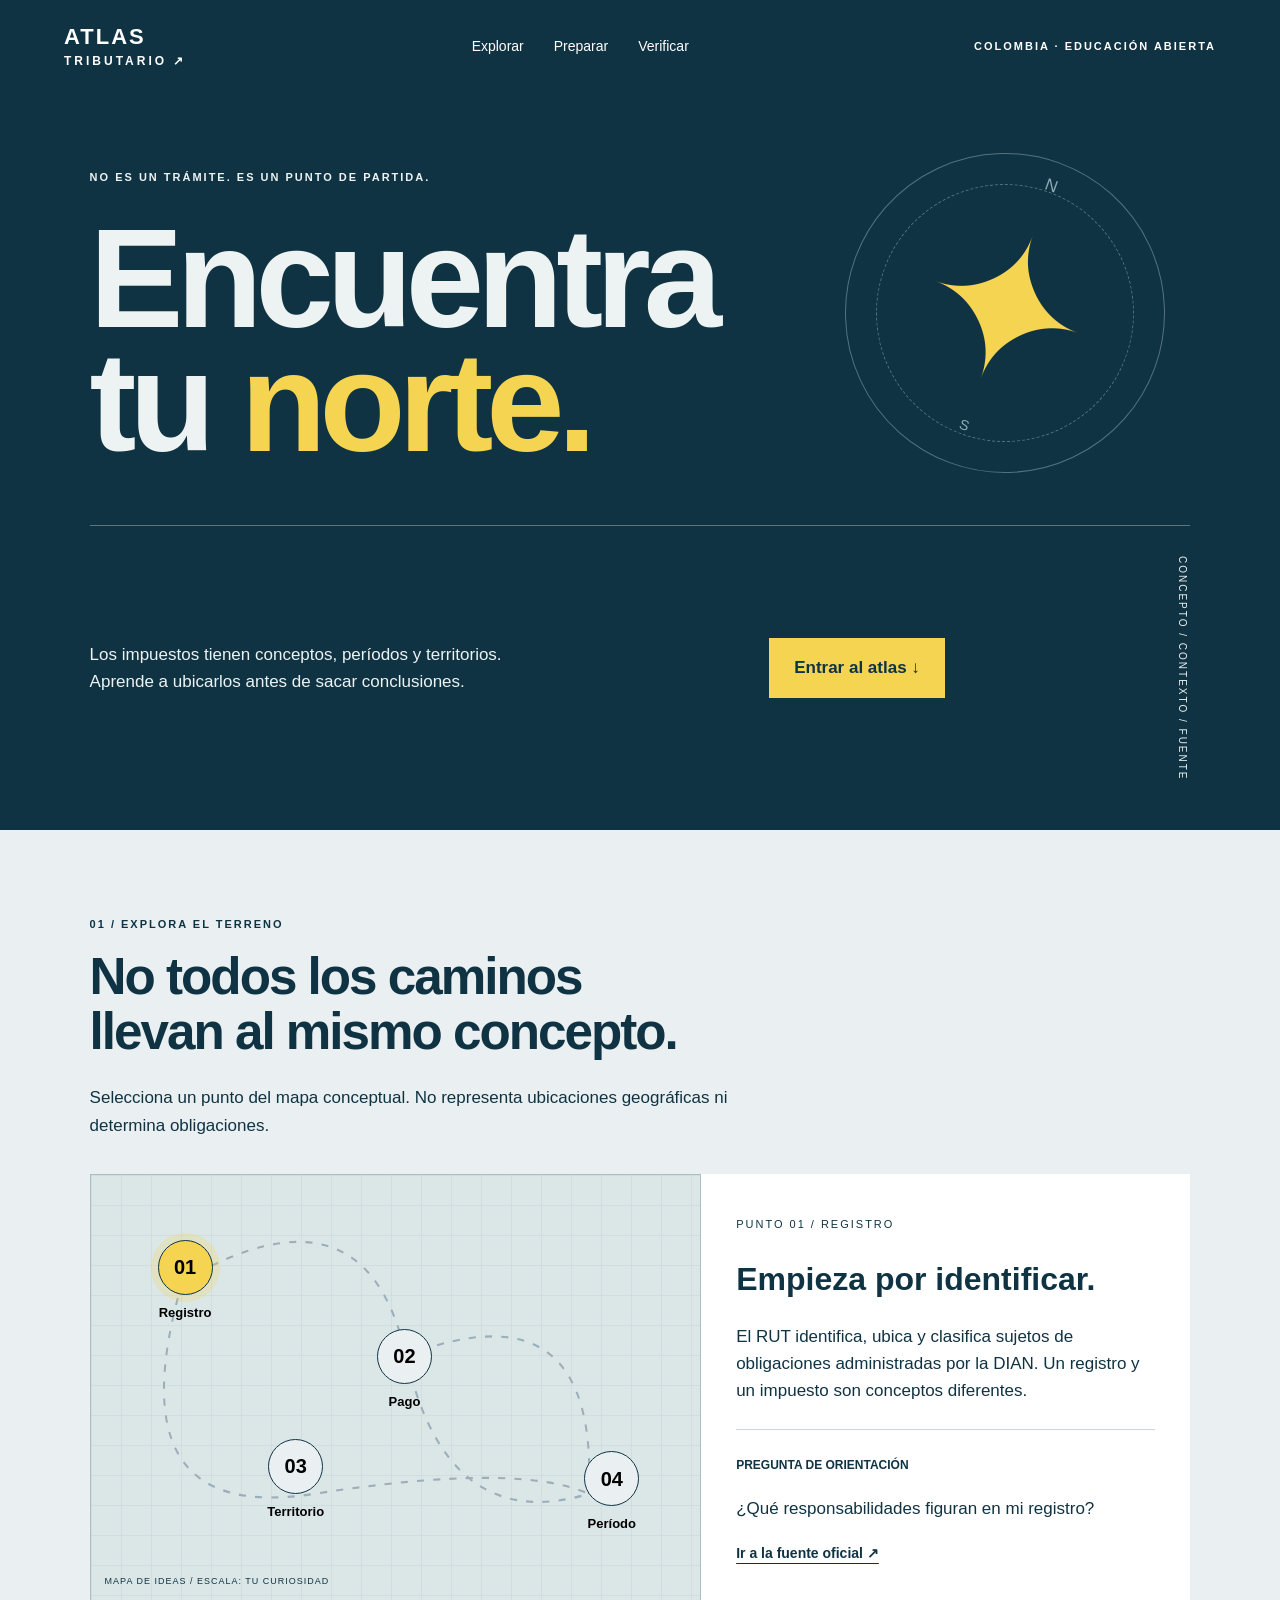
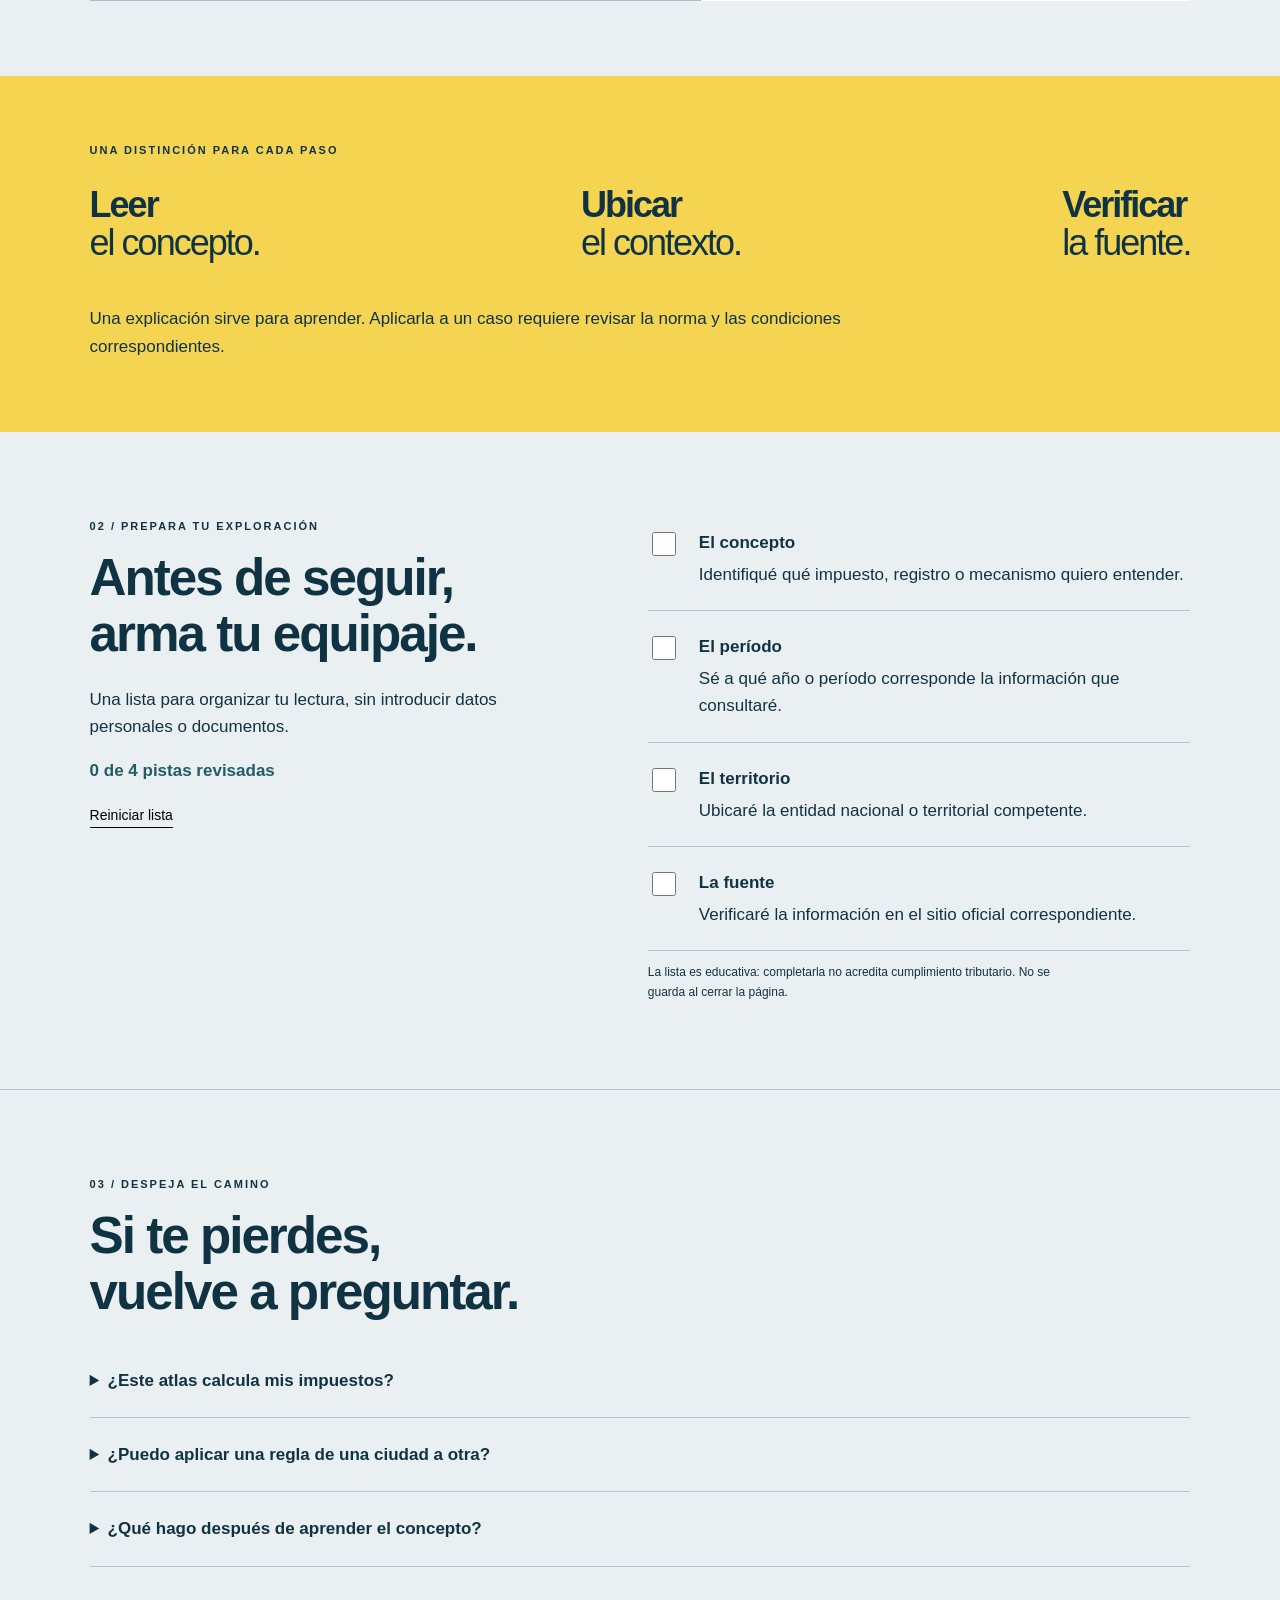
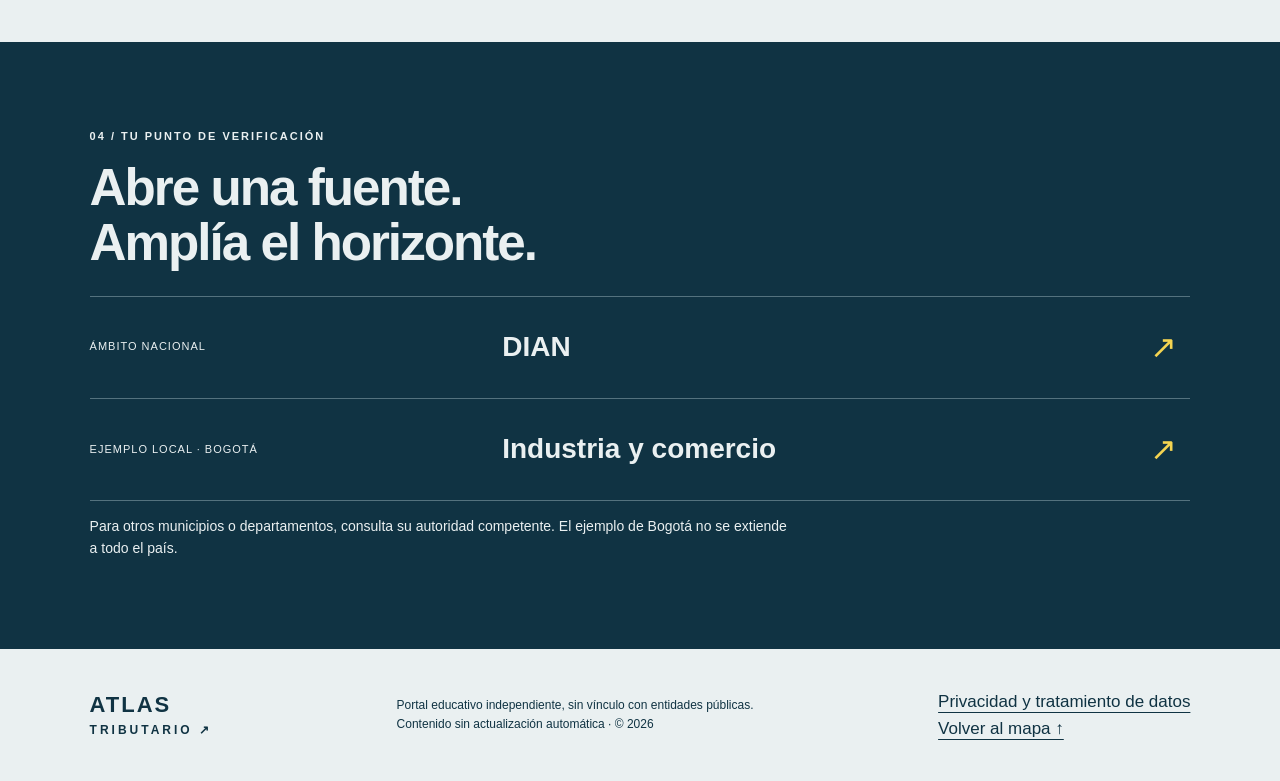
<file: index.html>
<!doctype html><html lang="es"><head><meta charset="utf-8"><meta name="viewport" content="width=device-width,initial-scale=1"><title>Atlas Tributario — Encuentra tu norte</title><meta name="description" content="Explora conceptos de impuestos de Colombia con un atlas educativo interactivo."><link rel="stylesheet" href="estilos.css"><link rel="icon" href="favicon.svg"><script defer src="script.js"></script></head><body><a class="skip" href="#mapa">Saltar al mapa</a><header><a class="brand" href="index.html">ATLAS<span>TRIBUTARIO ↗</span></a><nav><a href="#mapa">Explorar</a><a href="#equipaje">Preparar</a><a href="#fuentes">Verificar</a></nav><span class="country">COLOMBIA · EDUCACIÓN ABIERTA</span></header><main><section class="hero"><p class="eyebrow">NO ES UN TRÁMITE. ES UN PUNTO DE PARTIDA.</p><h1>Encuentra<br>tu <span>norte.</span></h1><div class="hero-bottom"><p>Los impuestos tienen conceptos, períodos y territorios. Aprende a ubicarlos antes de sacar conclusiones.</p><a href="#mapa" class="button">Entrar al atlas ↓</a><span class="coordinate">CONCEPTO / CONTEXTO / FUENTE</span></div><div class="compass" aria-hidden="true"><div> N </div><span>✦</span><small>S</small></div></section><section id="mapa" class="explorer"><div class="heading"><p class="eyebrow">01 / EXPLORA EL TERRENO</p><h2>No todos los caminos<br>llevan al mismo concepto.</h2><p>Selecciona un punto del mapa conceptual. No representa ubicaciones geográficas ni determina obligaciones.</p></div><div class="map-layout"><div class="map" role="group" aria-label="Puntos del mapa conceptual"><svg viewBox="0 0 600 400" preserveAspectRatio="none" aria-hidden="true"><path d="M90 100 Q270 0 310 170 T490 300 M90 100 Q20 330 220 300 T490 300 M310 170 Q500 100 490 300" fill="none" stroke="#9bafba" stroke-width="2" stroke-dasharray="7 9"/></svg><button class="point p0 active" data-point="0" aria-pressed="true"><b>01</b> Registro</button><button class="point p1" data-point="1" aria-pressed="false"><b>02</b> Pago</button><button class="point p2" data-point="2" aria-pressed="false"><b>03</b> Territorio</button><button class="point p3" data-point="3" aria-pressed="false"><b>04</b> Período</button><span class="map-caption">MAPA DE IDEAS / ESCALA: TU CURIOSIDAD</span></div><article class="field-note" aria-live="polite"><span id="topic-label">PUNTO 01 / REGISTRO</span><h3 id="topic-title">Empieza por identificar.</h3><p id="topic-copy">El RUT identifica, ubica y clasifica sujetos de obligaciones administradas por la DIAN. Un registro y un impuesto son conceptos diferentes.</p><div><strong>Pregunta de orientación</strong><p id="topic-question">¿Qué responsabilidades figuran en mi registro?</p></div><a id="topic-source" href="https://www.dian.gov.co/tramitesservicios/tramites-y-servicios/tributarios/Paginas/RUT.aspx" target="_blank" rel="noopener noreferrer">Ir a la fuente oficial ↗</a></article></div></section><section class="distances"><p class="eyebrow">UNA DISTINCIÓN PARA CADA PASO</p><div><h2>Leer<br><span>el concepto.</span></h2><h2>Ubicar<br><span>el contexto.</span></h2><h2>Verificar<br><span>la fuente.</span></h2></div><p>Una explicación sirve para aprender. Aplicarla a un caso requiere revisar la norma y las condiciones correspondientes.</p></section><section id="equipaje" class="packing"><div><p class="eyebrow">02 / PREPARA TU EXPLORACIÓN</p><h2>Antes de seguir,<br>arma tu equipaje.</h2><p>Una lista para organizar tu lectura, sin introducir datos personales o documentos.</p><p class="progress" id="progress" role="status">0 de 4 pistas revisadas</p><button id="reset" class="reset">Reiniciar lista</button></div><div class="checklist"><label><input type="checkbox"><span><b>El concepto</b>Identifiqué qué impuesto, registro o mecanismo quiero entender.</span></label><label><input type="checkbox"><span><b>El período</b>Sé a qué año o período corresponde la información que consultaré.</span></label><label><input type="checkbox"><span><b>El territorio</b>Ubicaré la entidad nacional o territorial competente.</span></label><label><input type="checkbox"><span><b>La fuente</b>Verificaré la información en el sitio oficial correspondiente.</span></label><p class="small">La lista es educativa: completarla no acredita cumplimiento tributario. No se guarda al cerrar la página.</p></div></section><section class="questions"><p class="eyebrow">03 / DESPEJA EL CAMINO</p><h2>Si te pierdes,<br>vuelve a preguntar.</h2><details><summary>¿Este atlas calcula mis impuestos?</summary><p>No. Explica conceptos y propone preguntas de orientación. No presenta declaraciones ni recibe pagos.</p></details><details><summary>¿Puedo aplicar una regla de una ciudad a otra?</summary><p>No la asumas aplicable: verifica la jurisdicción y las reglas de la autoridad competente. Las referencias locales del atlas están identificadas como ejemplos.</p></details><details><summary>¿Qué hago después de aprender el concepto?</summary><p>Consulta la norma, el período y las condiciones de tu caso en las fuentes oficiales. Para orientación individual, acude a un profesional competente.</p></details></section><section id="fuentes" class="sources"><p class="eyebrow">04 / TU PUNTO DE VERIFICACIÓN</p><h2>Abre una fuente.<br>Amplía el horizonte.</h2><a href="https://www.dian.gov.co/" target="_blank" rel="noopener noreferrer"><span>ÁMBITO NACIONAL</span><b>DIAN</b><i>↗</i></a><a href="https://www.haciendabogota.gov.co/es/impuestos/impuesto-de-industria-y-comercio-ica" target="_blank" rel="noopener noreferrer"><span>EJEMPLO LOCAL · BOGOTÁ</span><b>Industria y comercio</b><i>↗</i></a><p>Para otros municipios o departamentos, consulta su autoridad competente. El ejemplo de Bogotá no se extiende a todo el país.</p></section></main><footer><a class="brand" href="index.html">ATLAS<span>TRIBUTARIO ↗</span></a><p>Portal educativo independiente, sin vínculo con entidades públicas.<br>Contenido sin actualización automática · © 2026</p><div><a href="privacidad.html">Privacidad y tratamiento de datos</a><br><a href="#mapa">Volver al mapa ↑</a></div></footer></body></html>
</file>
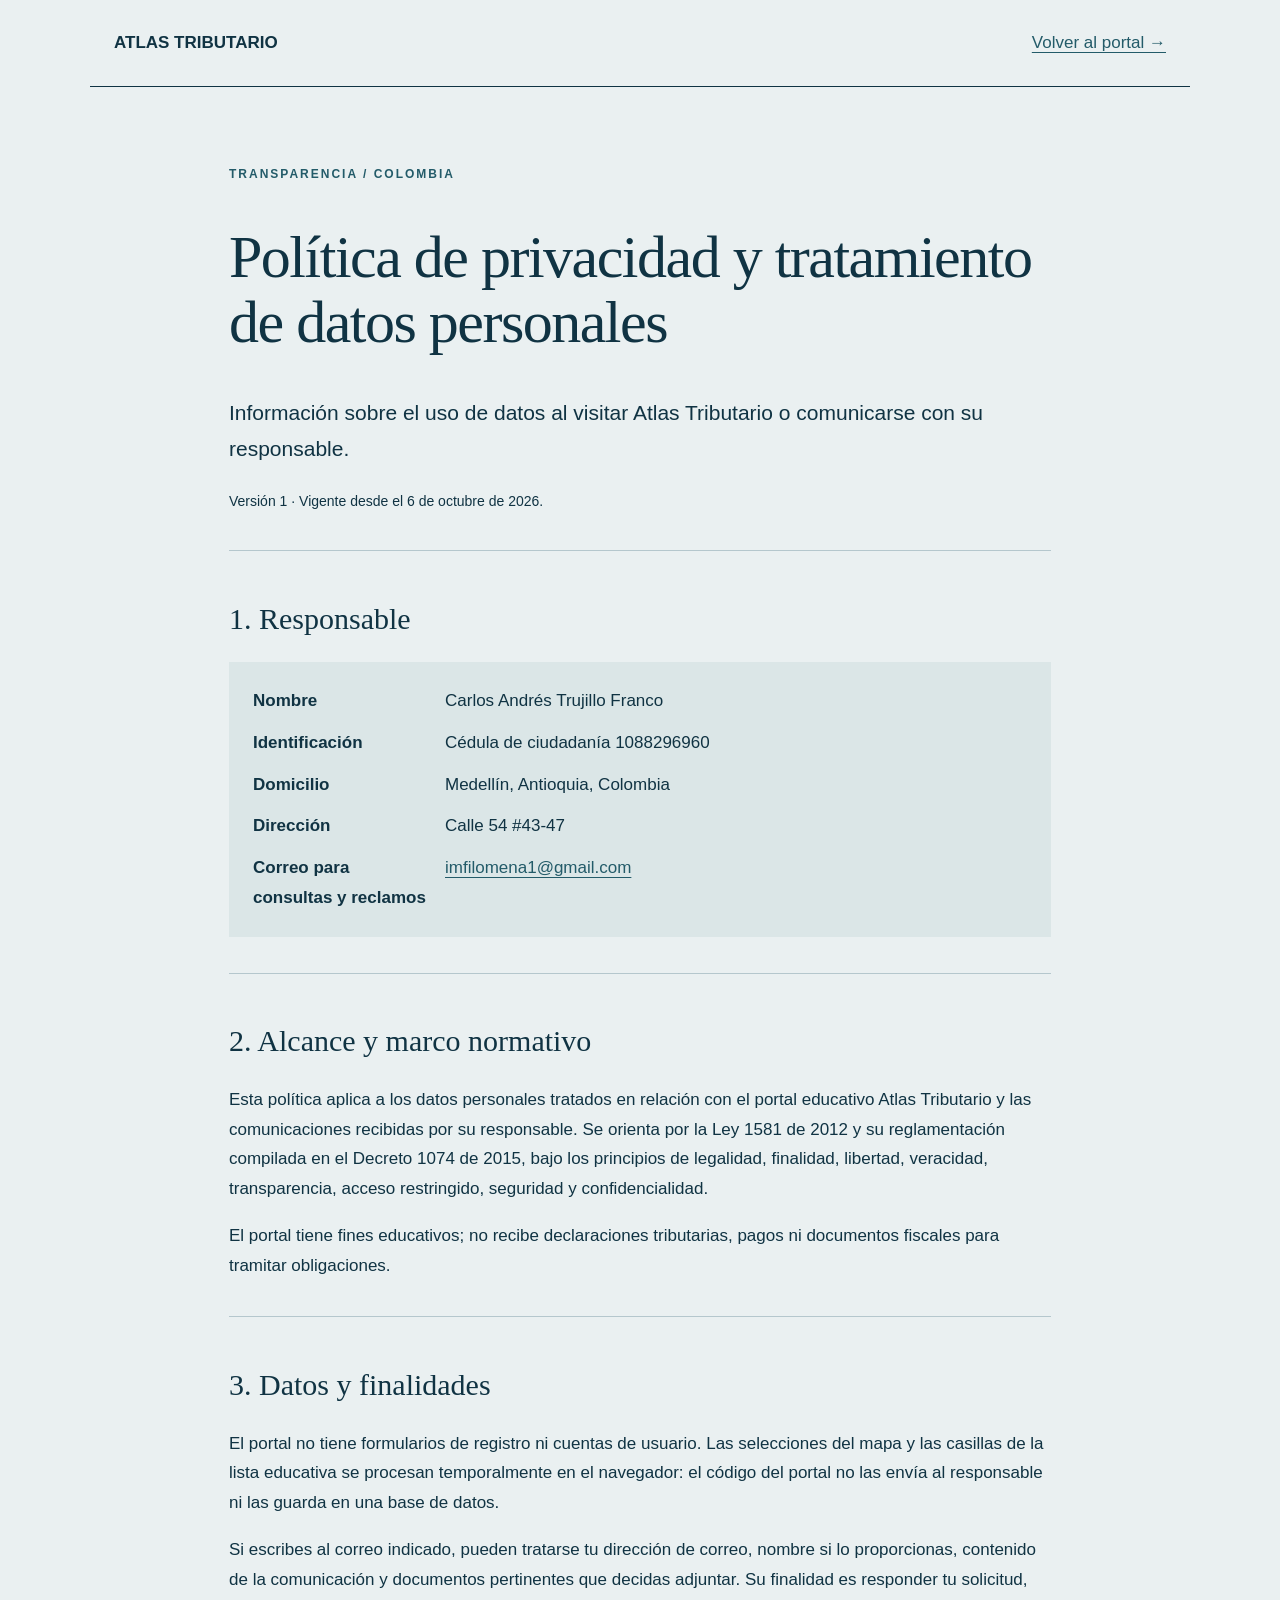
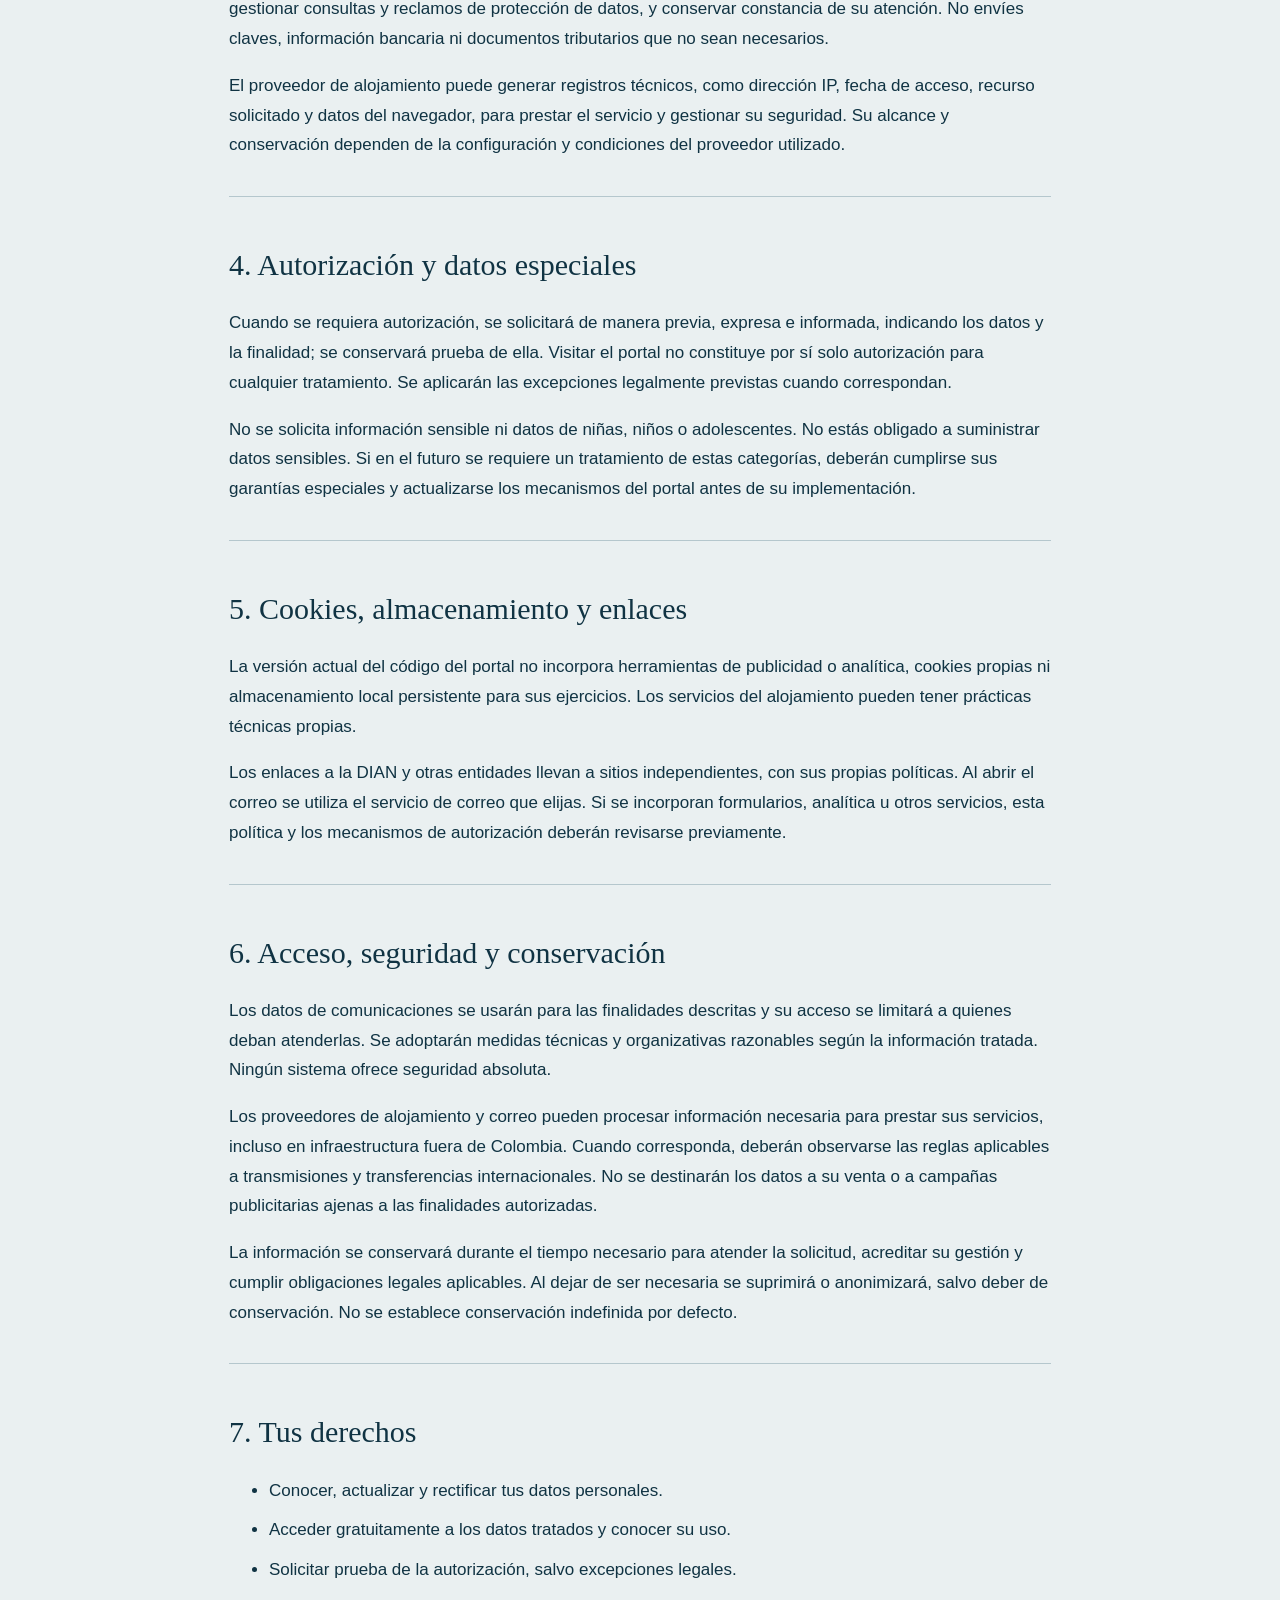
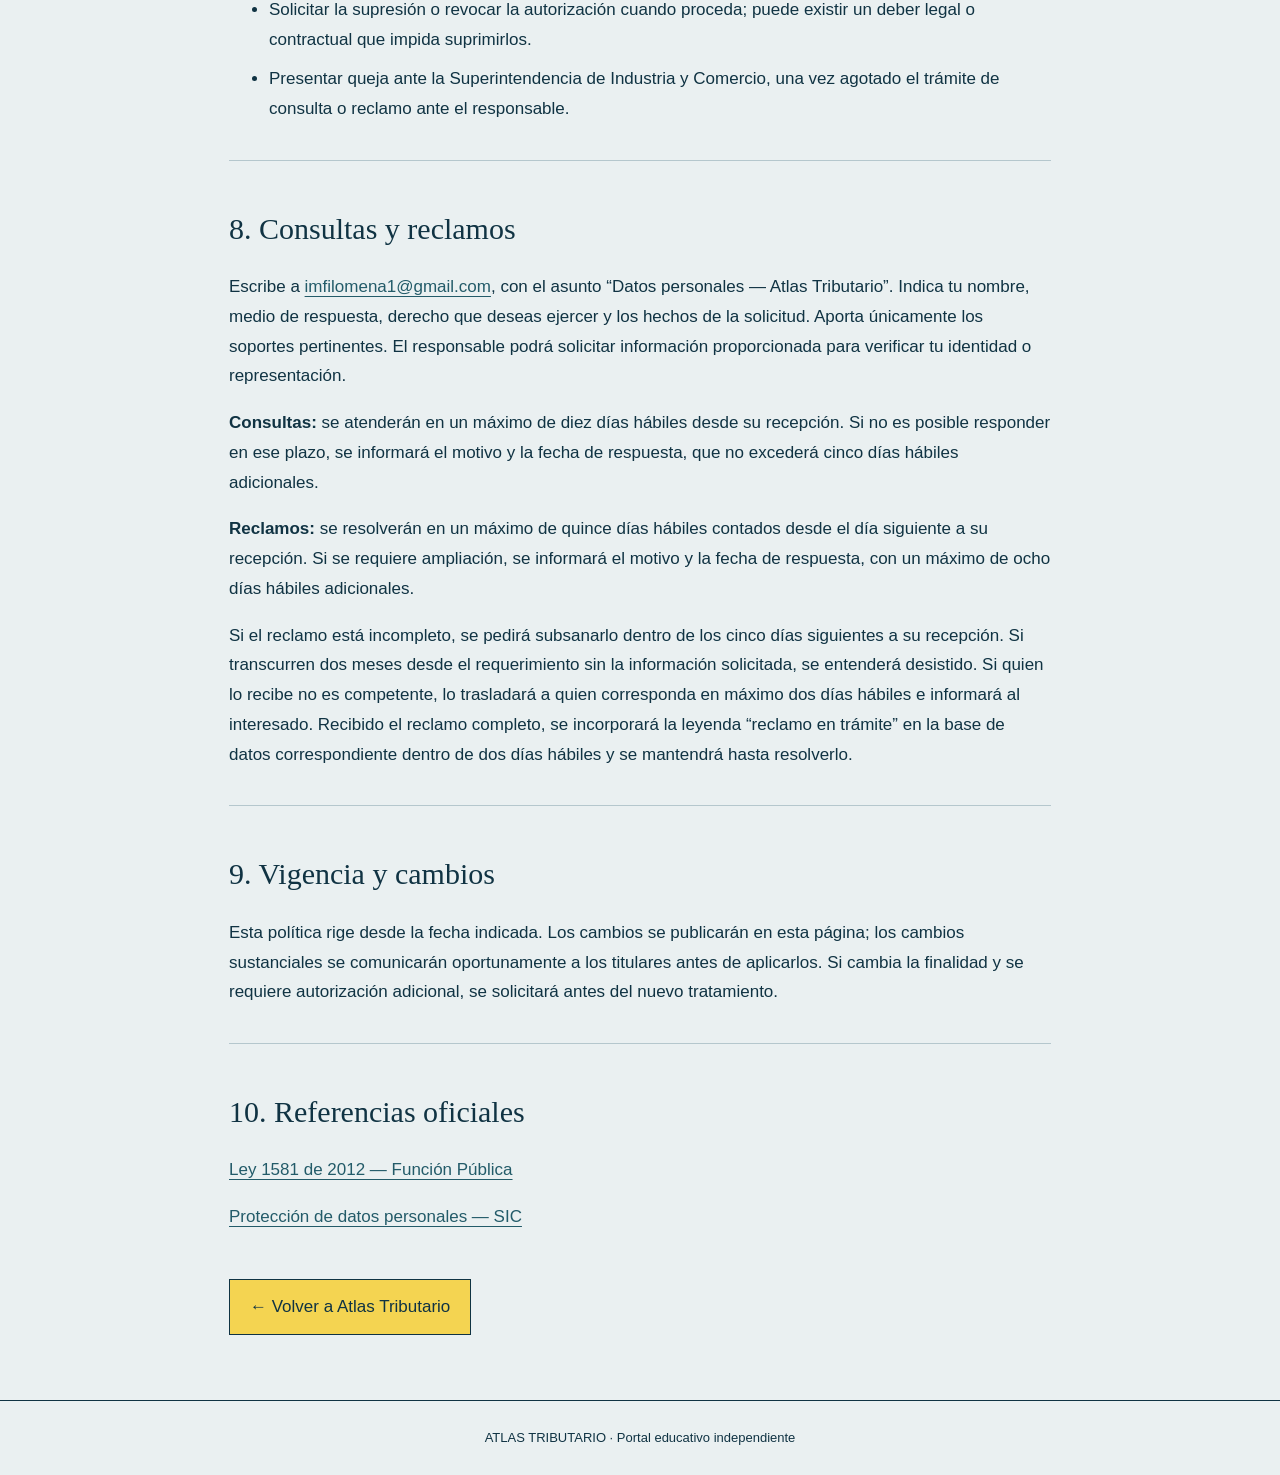
<file: privacidad.html>
<!doctype html><html lang="es"><head><meta charset="utf-8"><meta name="viewport" content="width=device-width,initial-scale=1"><title>Privacidad y tratamiento de datos | Atlas Tributario</title><link rel="icon" href="favicon.svg"><link rel="stylesheet" href="privacidad.css"></head><body><header><a href="index.html">ATLAS TRIBUTARIO</a><a href="index.html">Volver al portal →</a></header><main><p class="label">TRANSPARENCIA / COLOMBIA</p><h1>Política de privacidad y tratamiento de datos personales</h1><p class="intro">Información sobre el uso de datos al visitar Atlas Tributario o comunicarse con su responsable.</p><p>Versión 1 · Vigente desde el 6 de octubre de 2026.</p><section><h2>1. Responsable</h2><dl><dt>Nombre</dt><dd>Carlos Andrés Trujillo Franco</dd><dt>Identificación</dt><dd>Cédula de ciudadanía 1088296960</dd><dt>Domicilio</dt><dd>Medellín, Antioquia, Colombia</dd><dt>Dirección</dt><dd>Calle 54 #43-47</dd><dt>Correo para consultas y reclamos</dt><dd><a href="mailto:imfilomena1@gmail.com">imfilomena1@gmail.com</a></dd></dl></section><section><h2>2. Alcance y marco normativo</h2><p>Esta política aplica a los datos personales tratados en relación con el portal educativo Atlas Tributario y las comunicaciones recibidas por su responsable. Se orienta por la Ley 1581 de 2012 y su reglamentación compilada en el Decreto 1074 de 2015, bajo los principios de legalidad, finalidad, libertad, veracidad, transparencia, acceso restringido, seguridad y confidencialidad.</p><p>El portal tiene fines educativos; no recibe declaraciones tributarias, pagos ni documentos fiscales para tramitar obligaciones.</p></section><section><h2>3. Datos y finalidades</h2><p>El portal no tiene formularios de registro ni cuentas de usuario. Las selecciones del mapa y las casillas de la lista educativa se procesan temporalmente en el navegador: el código del portal no las envía al responsable ni las guarda en una base de datos.</p><p>Si escribes al correo indicado, pueden tratarse tu dirección de correo, nombre si lo proporcionas, contenido de la comunicación y documentos pertinentes que decidas adjuntar. Su finalidad es responder tu solicitud, gestionar consultas y reclamos de protección de datos, y conservar constancia de su atención. No envíes claves, información bancaria ni documentos tributarios que no sean necesarios.</p><p>El proveedor de alojamiento puede generar registros técnicos, como dirección IP, fecha de acceso, recurso solicitado y datos del navegador, para prestar el servicio y gestionar su seguridad. Su alcance y conservación dependen de la configuración y condiciones del proveedor utilizado.</p></section><section><h2>4. Autorización y datos especiales</h2><p>Cuando se requiera autorización, se solicitará de manera previa, expresa e informada, indicando los datos y la finalidad; se conservará prueba de ella. Visitar el portal no constituye por sí solo autorización para cualquier tratamiento. Se aplicarán las excepciones legalmente previstas cuando correspondan.</p><p>No se solicita información sensible ni datos de niñas, niños o adolescentes. No estás obligado a suministrar datos sensibles. Si en el futuro se requiere un tratamiento de estas categorías, deberán cumplirse sus garantías especiales y actualizarse los mecanismos del portal antes de su implementación.</p></section><section><h2>5. Cookies, almacenamiento y enlaces</h2><p>La versión actual del código del portal no incorpora herramientas de publicidad o analítica, cookies propias ni almacenamiento local persistente para sus ejercicios. Los servicios del alojamiento pueden tener prácticas técnicas propias.</p><p>Los enlaces a la DIAN y otras entidades llevan a sitios independientes, con sus propias políticas. Al abrir el correo se utiliza el servicio de correo que elijas. Si se incorporan formularios, analítica u otros servicios, esta política y los mecanismos de autorización deberán revisarse previamente.</p></section><section><h2>6. Acceso, seguridad y conservación</h2><p>Los datos de comunicaciones se usarán para las finalidades descritas y su acceso se limitará a quienes deban atenderlas. Se adoptarán medidas técnicas y organizativas razonables según la información tratada. Ningún sistema ofrece seguridad absoluta.</p><p>Los proveedores de alojamiento y correo pueden procesar información necesaria para prestar sus servicios, incluso en infraestructura fuera de Colombia. Cuando corresponda, deberán observarse las reglas aplicables a transmisiones y transferencias internacionales. No se destinarán los datos a su venta o a campañas publicitarias ajenas a las finalidades autorizadas.</p><p>La información se conservará durante el tiempo necesario para atender la solicitud, acreditar su gestión y cumplir obligaciones legales aplicables. Al dejar de ser necesaria se suprimirá o anonimizará, salvo deber de conservación. No se establece conservación indefinida por defecto.</p></section><section><h2>7. Tus derechos</h2><ul><li>Conocer, actualizar y rectificar tus datos personales.</li><li>Acceder gratuitamente a los datos tratados y conocer su uso.</li><li>Solicitar prueba de la autorización, salvo excepciones legales.</li><li>Solicitar la supresión o revocar la autorización cuando proceda; puede existir un deber legal o contractual que impida suprimirlos.</li><li>Presentar queja ante la Superintendencia de Industria y Comercio, una vez agotado el trámite de consulta o reclamo ante el responsable.</li></ul></section><section><h2>8. Consultas y reclamos</h2><p>Escribe a <a href="mailto:imfilomena1@gmail.com">imfilomena1@gmail.com</a>, con el asunto “Datos personales — Atlas Tributario”. Indica tu nombre, medio de respuesta, derecho que deseas ejercer y los hechos de la solicitud. Aporta únicamente los soportes pertinentes. El responsable podrá solicitar información proporcionada para verificar tu identidad o representación.</p><p><strong>Consultas:</strong> se atenderán en un máximo de diez días hábiles desde su recepción. Si no es posible responder en ese plazo, se informará el motivo y la fecha de respuesta, que no excederá cinco días hábiles adicionales.</p><p><strong>Reclamos:</strong> se resolverán en un máximo de quince días hábiles contados desde el día siguiente a su recepción. Si se requiere ampliación, se informará el motivo y la fecha de respuesta, con un máximo de ocho días hábiles adicionales.</p><p>Si el reclamo está incompleto, se pedirá subsanarlo dentro de los cinco días siguientes a su recepción. Si transcurren dos meses desde el requerimiento sin la información solicitada, se entenderá desistido. Si quien lo recibe no es competente, lo trasladará a quien corresponda en máximo dos días hábiles e informará al interesado. Recibido el reclamo completo, se incorporará la leyenda “reclamo en trámite” en la base de datos correspondiente dentro de dos días hábiles y se mantendrá hasta resolverlo.</p></section><section><h2>9. Vigencia y cambios</h2><p>Esta política rige desde la fecha indicada. Los cambios se publicarán en esta página; los cambios sustanciales se comunicarán oportunamente a los titulares antes de aplicarlos. Si cambia la finalidad y se requiere autorización adicional, se solicitará antes del nuevo tratamiento.</p></section><section><h2>10. Referencias oficiales</h2><p><a href="https://www.funcionpublica.gov.co/eva/gestornormativo/norma.php?i=49981" target="_blank" rel="noopener noreferrer">Ley 1581 de 2012 — Función Pública</a></p><p><a href="https://sedeelectronica.sic.gov.co/delegatura/proteccion-de-datos-personales" target="_blank" rel="noopener noreferrer">Protección de datos personales — SIC</a></p></section><a class="back" href="index.html">← Volver a Atlas Tributario</a></main><footer>ATLAS TRIBUTARIO · Portal educativo independiente</footer></body></html>
</file>
<file: estilos.css>
*{box-sizing:border-box}html{scroll-behavior:smooth}body{margin:0;color:#103343;background:#eaf0f1;font:17px/1.6 Arial,sans-serif}a{color:inherit;text-underline-offset:5px}button{font:inherit;cursor:pointer}a:focus-visible,button:focus-visible,input:focus-visible,summary:focus-visible{outline:3px solid #df5a26;outline-offset:5px}.skip{position:absolute;top:-100px}.skip:focus{top:0;background:white;padding:15px;z-index:10}header{display:flex;justify-content:space-between;align-items:center;gap:25px;padding:25px 5%;background:#103343;color:white}.brand{text-decoration:none;font-weight:900;font-size:22px;line-height:1.1;letter-spacing:2px}.brand span{display:block;font-size:12px;letter-spacing:3px;margin-top:6px}nav{display:flex;gap:30px}nav a{text-decoration:none;font-size:14px}.country,.eyebrow{font-size:11px;font-weight:bold;letter-spacing:2px}.hero{position:relative;background:#103343;color:#edf3f2;padding:65px 7% 50px;overflow:hidden}.hero h1{position:relative;z-index:1;font:900 clamp(70px,11vw,158px)/.88 Arial,sans-serif;letter-spacing:-7px;margin:30px 0 60px}.hero h1 span{color:#f4d451}.hero-bottom{position:relative;z-index:1;display:flex;align-items:center;justify-content:space-between;gap:35px;border-top:1px solid #5c7680;padding-top:30px}.hero-bottom p{max-width:450px;margin:0}.button{background:#f4d451;color:#103343;padding:16px 25px;font-weight:bold;text-decoration:none;white-space:nowrap}.coordinate{font-size:10px;writing-mode:vertical-rl;letter-spacing:2px}.compass{position:absolute;right:9%;top:60px;width:320px;height:320px;border:1px solid #54727e;border-radius:50%;text-align:center;transform:rotate(20deg);color:#8cabb4}.compass:before{content:'';position:absolute;inset:30px;border:1px dashed #54727e;border-radius:50%}.compass div{padding:10px}.compass span{display:block;font-size:200px;line-height:1.1;color:#f4d451}.compass small{display:block}.explorer,.packing,.questions,.sources{padding:75px 7%;max-width:1500px;margin:auto}h2{font-size:clamp(32px,4vw,55px);line-height:1.08;letter-spacing:-2px;margin:15px 0 25px}.heading>p:last-child{max-width:690px}.map-layout{display:grid;grid-template-columns:1.25fr 1fr;margin-top:35px}.map{position:relative;min-height:420px;background-color:#dbe6e7;background-image:linear-gradient(#bdcece55 1px,transparent 1px),linear-gradient(90deg,#bdcece55 1px,transparent 1px);background-size:30px 30px;border:1px solid #a9bfc2}.map svg{position:absolute;inset:0;width:100%;height:100%}.point{position:absolute;display:flex;flex-direction:column;align-items:center;gap:8px;background:none;border:0;font-size:13px;font-weight:bold}.point b{display:grid;place-items:center;width:55px;height:55px;border:1px solid #103343;border-radius:50%;background:#eaf0f1;font-size:20px}.point.active b{background:#f4d451;box-shadow:0 0 0 7px #f4d45140}.p0{top:15%;left:10%}.p1{top:36%;left:46%}.p2{bottom:18%;left:28%}.p3{bottom:15%;right:9%}.map-caption{position:absolute;bottom:12px;left:14px;font-size:9px;letter-spacing:1px}.field-note{background:#fff;padding:35px}.field-note>span{font-size:11px;letter-spacing:2px}.field-note h3{font-size:32px;line-height:1.15;margin:25px 0}.field-note>div{border-top:1px solid #cad8db;margin-top:25px;padding-top:20px}.field-note strong{font-size:12px;text-transform:uppercase}.field-note a{font-size:14px;font-weight:bold}.distances{background:#f4d451;padding:55px 7%}.distances>div{display:flex;justify-content:space-between;gap:30px}.distances h2{font-size:36px}.distances h2 span{font-weight:normal}.distances>p:last-child{max-width:770px}.packing{display:grid;grid-template-columns:1fr 1.1fr;gap:65px}.packing>div>p{max-width:430px}.progress{font-weight:bold;color:#235b69}.reset{background:none;border:0;border-bottom:1px solid;padding:0;font-size:14px}.checklist label{display:flex;gap:20px;padding:22px 0;border-bottom:1px solid #b5c7cd;cursor:pointer}.checklist input{width:24px;height:24px;flex-shrink:0;accent-color:#103343}.checklist b{display:block;margin-bottom:5px}.small{font-size:12px}.questions{border-top:1px solid #b5c7cd}details{padding:23px 0;border-bottom:1px solid #b5c7cd}summary{font-weight:bold;cursor:pointer}details p{max-width:780px}.sources{background:#103343;color:#eaf0f1;max-width:none}.sources>a{display:grid;grid-template-columns:1fr 1.6fr 40px;align-items:center;gap:20px;border-top:1px solid #54727e;padding:25px 0;text-decoration:none}.sources>a:last-of-type{border-bottom:1px solid #54727e}.sources>a>span{font-size:11px;letter-spacing:1px}.sources b{font-size:28px}.sources i{font-size:32px;font-style:normal;color:#f4d451}.sources>p:last-child{font-size:14px;max-width:700px}footer{display:flex;gap:30px;justify-content:space-between;align-items:center;padding:35px 7%}footer p,footer>a:last-child{font-size:12px}@media(max-width:950px){.country{display:none}.compass{right:-40px;opacity:.4}.hero-bottom{flex-wrap:wrap}.coordinate{display:none}.map-layout{grid-template-columns:1fr}.packing{gap:30px}.distances h2{font-size:28px}}@media(max-width:650px){header{flex-wrap:wrap;padding:22px 6%}nav{gap:22px}.hero{padding:45px 6%}.hero h1{font-size:80px;letter-spacing:-4px;margin-bottom:40px}.hero-bottom{gap:25px}.compass{width:260px;height:260px;top:30px;right:-90px}.compass span{font-size:150px}.explorer,.packing,.questions,.sources{padding:50px 6%}.packing{grid-template-columns:1fr}.distances{padding:40px 6%}.distances>div{flex-direction:column;gap:0}.distances h2{margin:10px 0 20px}.field-note{padding:25px}.map{min-height:350px}.sources>a{grid-template-columns:1fr 30px}.sources>a span{grid-column:1/-1}.sources b{font-size:23px}footer{flex-direction:column;align-items:start;padding:30px 6%}}@media(prefers-reduced-motion:reduce){html{scroll-behavior:auto}}
</file>
<file: privacidad.css>
*{box-sizing:border-box}body{margin:0;background:#eaf0f1;color:#103343;font:17px/1.75 Arial,sans-serif}a{color:#235b69;text-underline-offset:4px;overflow-wrap:anywhere}a:focus-visible{outline:3px solid #235b69;outline-offset:5px}header{display:flex;justify-content:space-between;gap:20px;max-width:1100px;margin:auto;padding:28px 24px;border-bottom:1px solid #103343}header a:first-child{color:#103343;font-weight:900;text-decoration:none}main{max-width:870px;margin:auto;padding:65px 24px}h1{font:normal clamp(36px,6vw,60px)/1.08 Georgia,serif;letter-spacing:-1.5px}h2{font:normal 30px/1.25 Georgia,serif;color:#103343}.label{color:#235b69;font-size:12px;font-weight:bold;letter-spacing:2px}.intro{font-size:21px}.intro+p{font-size:14px}section{border-top:1px solid #b5c7cd;padding-top:24px;margin-top:36px}dl{background:#dbe6e7;padding:24px;display:grid;grid-template-columns:180px 1fr;gap:12px}dt{font-weight:bold}dd{margin:0;overflow-wrap:anywhere}li{margin:10px 0}.back{display:inline-block;margin-top:30px;padding:12px 20px;background:#f4d451;color:#103343;border:1px solid #103343;text-decoration:none}footer{padding:26px;text-align:center;border-top:1px solid #103343;font-size:13px}@media(max-width:550px){header{flex-direction:column}main{padding-top:30px}dl{grid-template-columns:1fr;gap:4px;padding:20px}dd{margin-bottom:14px}}@media print{body{background:white;color:black}a{color:black}header,footer,.back{display:none}main{padding:0;max-width:none}dl{background:none}}
</file>
